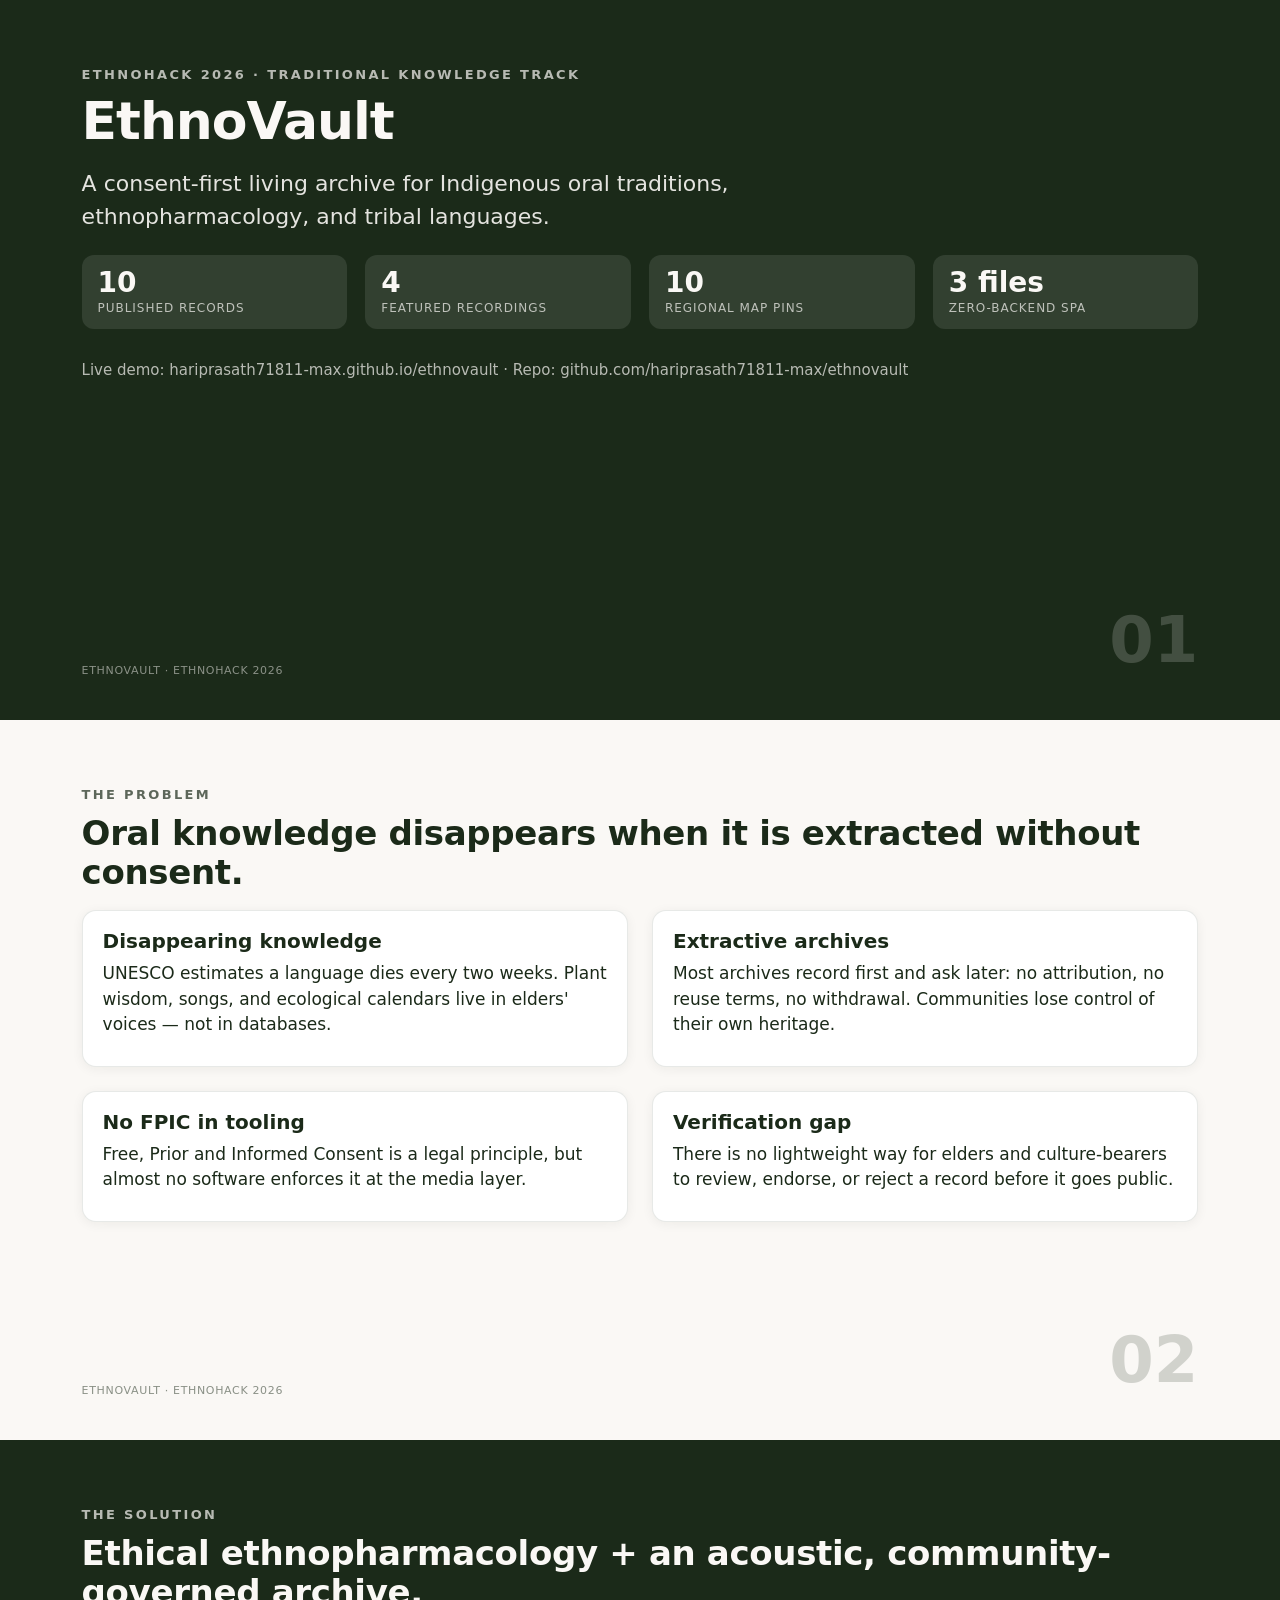
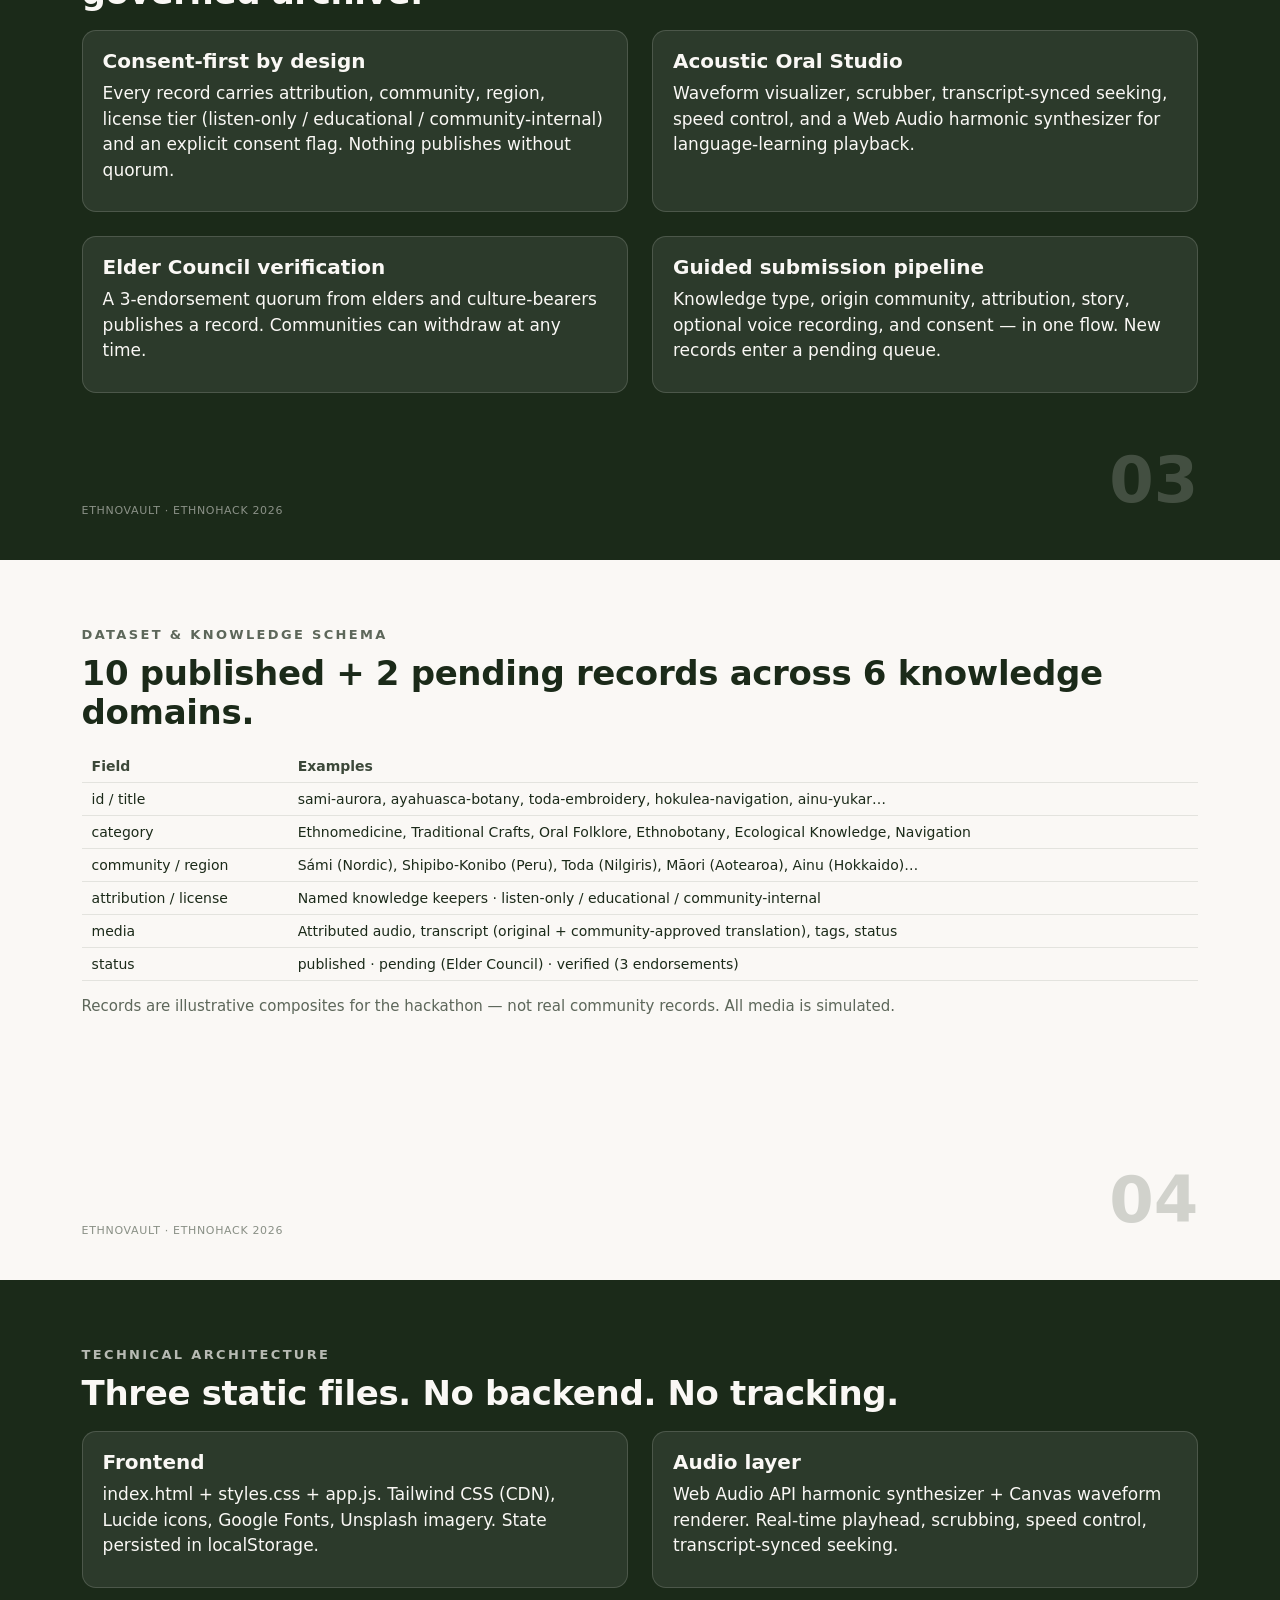
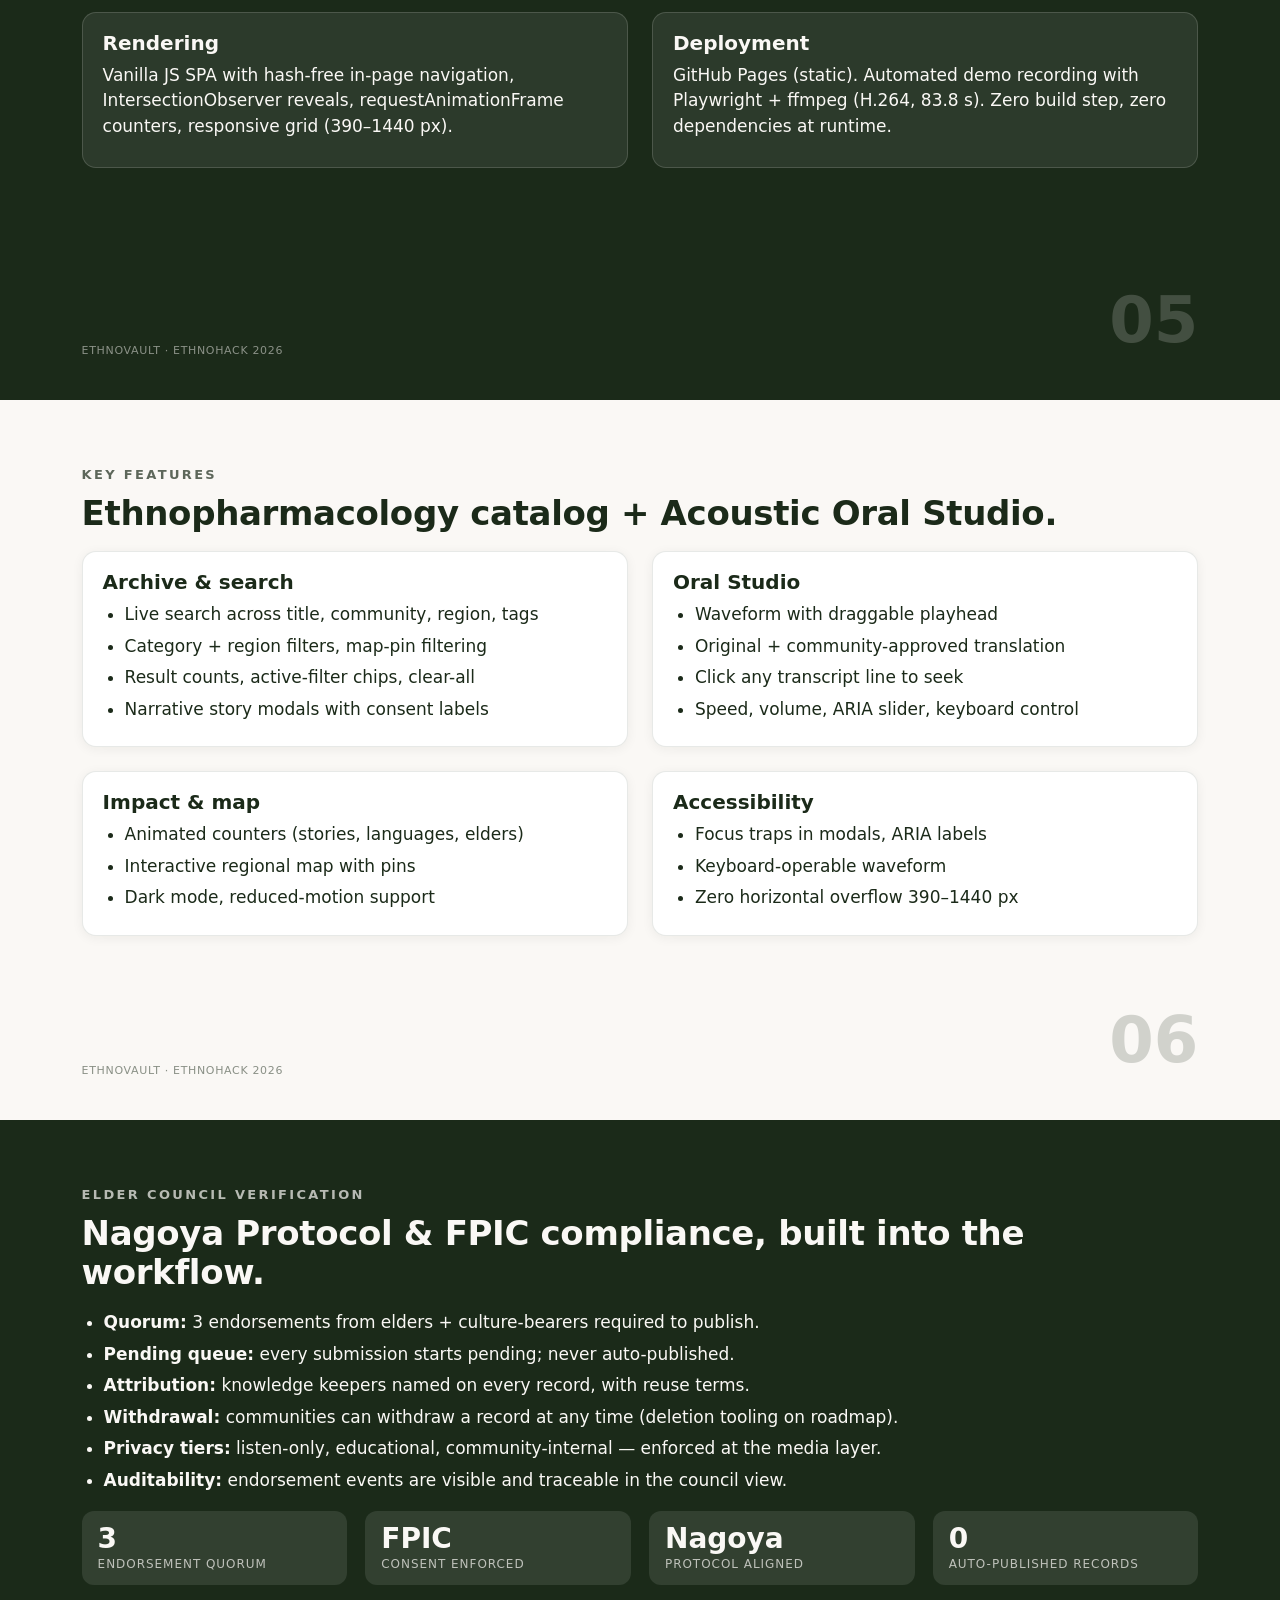
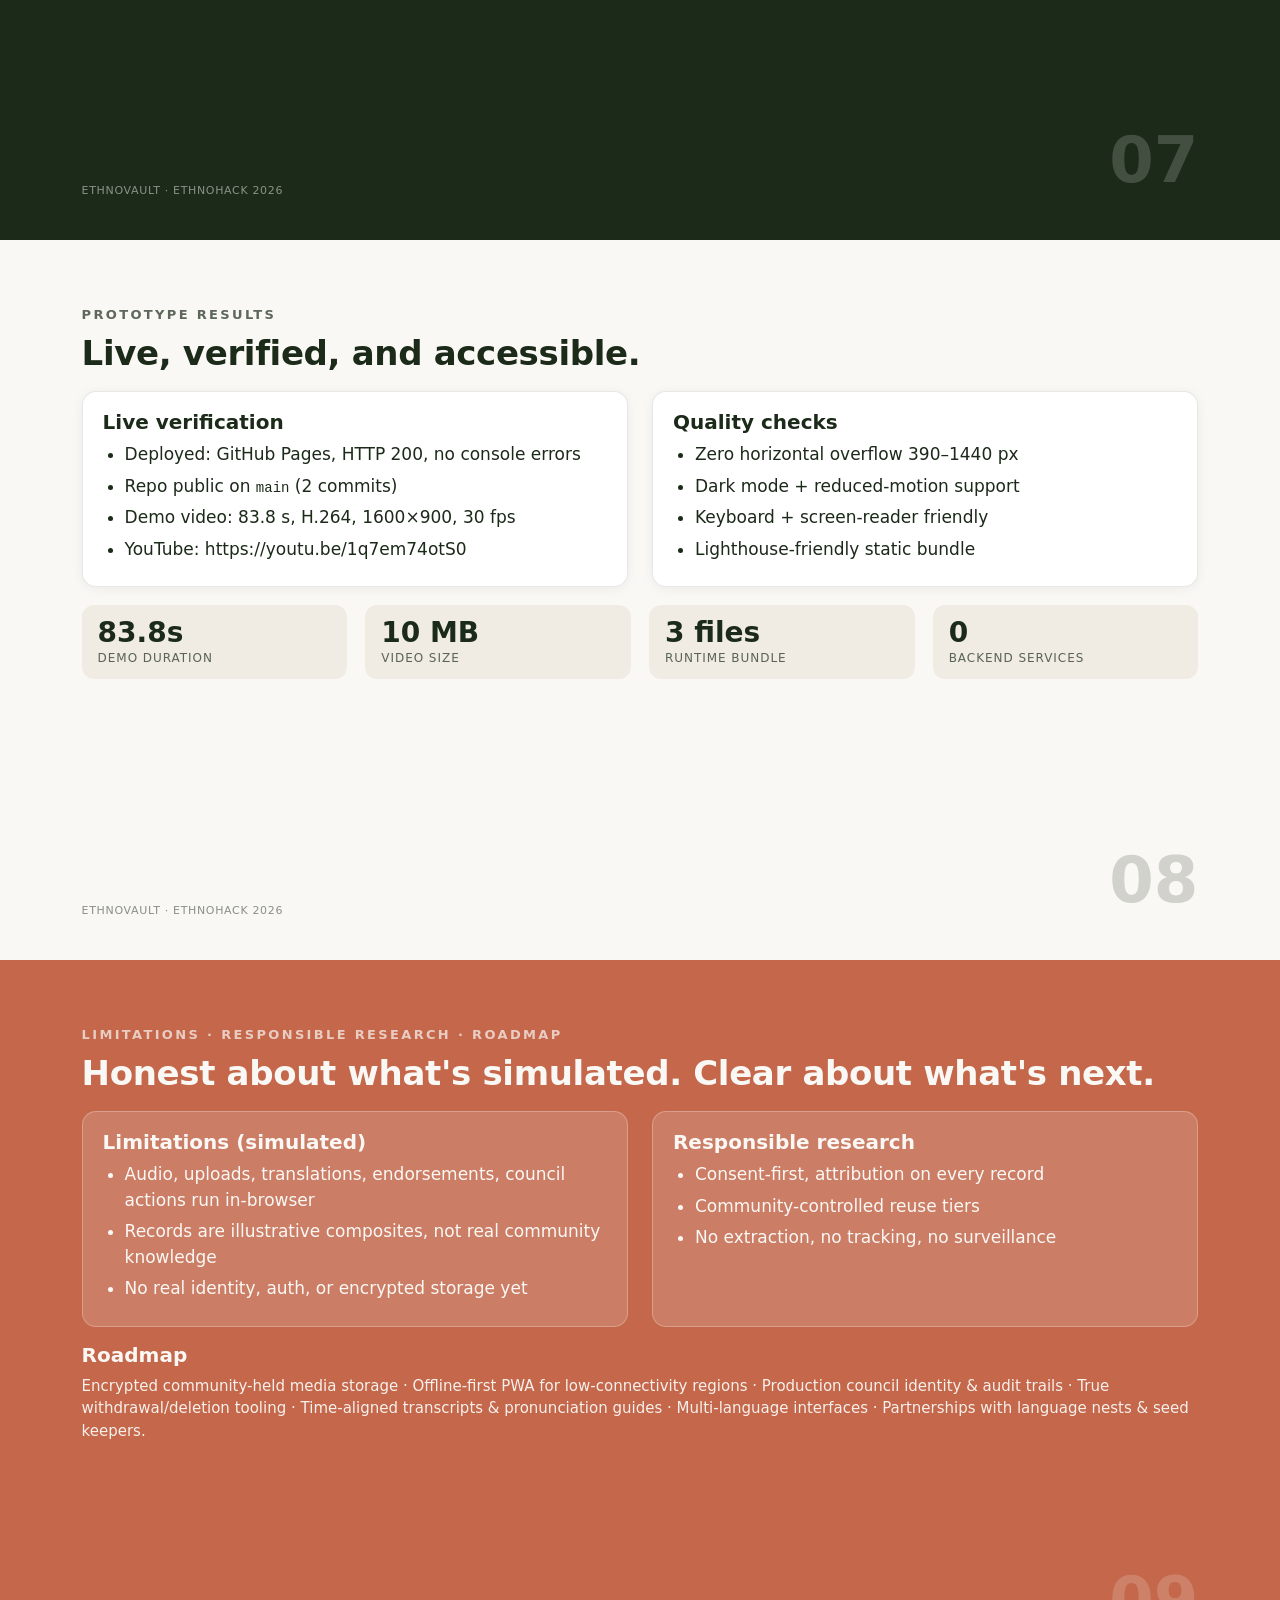
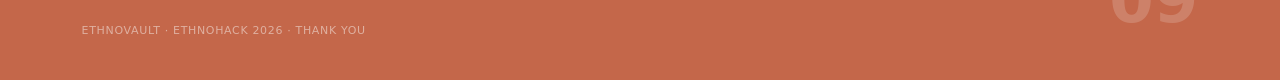
<file: EthnoVault_Presentation_Deck.html>
<!DOCTYPE html>
<html lang="en">
<head>
<meta charset="UTF-8">
<title>EthnoVault Presentation Deck</title>
<style>
  @page { size: 13.333in 7.5in; margin: 0; }
  * { box-sizing: border-box; }
  html, body { margin: 0; padding: 0; font-family: 'Inter', 'Segoe UI', system-ui, sans-serif; color: #1b2a19; background: #faf8f5; }
  .slide { width: 13.333in; height: 7.5in; padding: 0.7in 0.85in; page-break-after: always; position: relative; overflow: hidden; background: #faf8f5; }
  .slide:last-child { page-break-after: auto; }
  .slide.dark { background: #1b2a19; color: #faf8f5; }
  .slide.accent { background: #c4674a; color: #faf8f5; }
  .eyebrow { font-size: 13px; letter-spacing: 0.18em; text-transform: uppercase; font-weight: 600; opacity: 0.7; margin: 0 0 12px; }
  h1 { font-size: 52px; line-height: 1.05; margin: 0 0 18px; font-weight: 700; letter-spacing: -0.02em; }
  h2 { font-size: 34px; line-height: 1.15; margin: 0 0 18px; font-weight: 700; letter-spacing: -0.01em; }
  h3 { font-size: 20px; margin: 0 0 8px; font-weight: 600; }
  p, li { font-size: 17px; line-height: 1.5; margin: 0 0 10px; }
  ul { margin: 0; padding-left: 22px; }
  li { margin-bottom: 6px; }
  .title-row { display: flex; align-items: center; gap: 14px; }
  .logo { width: 52px; height: 52px; border-radius: 12px; background: #2d5a3d; display: grid; place-items: center; color: #faf8f5; font-size: 26px; font-weight: 700; }
  .tag { display: inline-block; padding: 6px 14px; border-radius: 999px; background: rgba(255,255,255,0.18); font-size: 13px; font-weight: 600; letter-spacing: 0.08em; text-transform: uppercase; }
  .slide.dark .tag { background: rgba(250,248,245,0.15); }
  .grid2 { display: grid; grid-template-columns: 1fr 1fr; gap: 24px; margin-top: 10px; }
  .card { background: rgba(255,255,255,0.08); border: 1px solid rgba(255,255,255,0.15); border-radius: 14px; padding: 18px 20px; }
  .slide:not(.dark):not(.accent) .card { background: #ffffff; border: 1px solid rgba(27,42,25,0.1); box-shadow: 0 2px 12px rgba(27,42,25,0.06); }
  .num { font-size: 64px; font-weight: 700; line-height: 1; opacity: 0.18; position: absolute; right: 0.85in; bottom: 0.5in; }
  .footer { position: absolute; bottom: 0.45in; left: 0.85in; font-size: 11px; opacity: 0.5; letter-spacing: 0.06em; text-transform: uppercase; }
  .kpis { display: flex; gap: 18px; margin-top: 22px; }
  .kpi { flex: 1; background: rgba(255,255,255,0.1); border-radius: 12px; padding: 14px 16px; }
  .slide:not(.dark):not(.accent) .kpi { background: #f0ece4; }
  .kpi .v { font-size: 28px; font-weight: 700; line-height: 1; }
  .kpi .l { font-size: 12px; opacity: 0.7; margin-top: 4px; text-transform: uppercase; letter-spacing: 0.08em; }
  .mono { font-family: 'Consolas', 'Courier New', monospace; font-size: 14px; }
  .check { color: #6fbf8a; }
  table { width: 100%; border-collapse: collapse; font-size: 14px; margin-top: 8px; }
  th, td { text-align: left; padding: 8px 10px; border-bottom: 1px solid rgba(255,255,255,0.15); }
  .slide:not(.dark):not(.accent) th, .slide:not(.dark):not(.accent) td { border-bottom: 1px solid rgba(27,42,25,0.1); }
  th { font-weight: 600; opacity: 0.85; }
</style>
</head>
<body>

<!-- Slide 1 -->
<section class="slide dark">
  <div class="eyebrow">EthnoHack 2026 · Traditional Knowledge Track</div>
  <h1>EthnoVault</h1>
  <p style="font-size:22px; max-width: 8.5in; opacity:0.9;">A consent-first living archive for Indigenous oral traditions, ethnopharmacology, and tribal languages.</p>
  <div class="kpis">
    <div class="kpi"><div class="v">10</div><div class="l">Published records</div></div>
    <div class="kpi"><div class="v">4</div><div class="l">Featured recordings</div></div>
    <div class="kpi"><div class="v">10</div><div class="l">Regional map pins</div></div>
    <div class="kpi"><div class="v">3 files</div><div class="l">Zero-backend SPA</div></div>
  </div>
  <div style="margin-top:32px; font-size:15px; opacity:0.7;">Live demo: hariprasath71811-max.github.io/ethnovault · Repo: github.com/hariprasath71811-max/ethnovault</div>
  <div class="num">01</div>
  <div class="footer">EthnoVault · EthnoHack 2026</div>
</section>

<!-- Slide 2 -->
<section class="slide">
  <div class="eyebrow">The Problem</div>
  <h2>Oral knowledge disappears when it is extracted without consent.</h2>
  <div class="grid2">
    <div class="card">
      <h3>Disappearing knowledge</h3>
      <p>UNESCO estimates a language dies every two weeks. Plant wisdom, songs, and ecological calendars live in elders' voices — not in databases.</p>
    </div>
    <div class="card">
      <h3>Extractive archives</h3>
      <p>Most archives record first and ask later: no attribution, no reuse terms, no withdrawal. Communities lose control of their own heritage.</p>
    </div>
    <div class="card">
      <h3>No FPIC in tooling</h3>
      <p>Free, Prior and Informed Consent is a legal principle, but almost no software enforces it at the media layer.</p>
    </div>
    <div class="card">
      <h3>Verification gap</h3>
      <p>There is no lightweight way for elders and culture-bearers to review, endorse, or reject a record before it goes public.</p>
    </div>
  </div>
  <div class="num">02</div>
  <div class="footer">EthnoVault · EthnoHack 2026</div>
</section>

<!-- Slide 3 -->
<section class="slide dark">
  <div class="eyebrow">The Solution</div>
  <h2>Ethical ethnopharmacology + an acoustic, community-governed archive.</h2>
  <div class="grid2">
    <div class="card">
      <h3>Consent-first by design</h3>
      <p>Every record carries attribution, community, region, license tier (listen-only / educational / community-internal) and an explicit consent flag. Nothing publishes without quorum.</p>
    </div>
    <div class="card">
      <h3>Acoustic Oral Studio</h3>
      <p>Waveform visualizer, scrubber, transcript-synced seeking, speed control, and a Web Audio harmonic synthesizer for language-learning playback.</p>
    </div>
    <div class="card">
      <h3>Elder Council verification</h3>
      <p>A 3-endorsement quorum from elders and culture-bearers publishes a record. Communities can withdraw at any time.</p>
    </div>
    <div class="card">
      <h3>Guided submission pipeline</h3>
      <p>Knowledge type, origin community, attribution, story, optional voice recording, and consent — in one flow. New records enter a pending queue.</p>
    </div>
  </div>
  <div class="num">03</div>
  <div class="footer">EthnoVault · EthnoHack 2026</div>
</section>

<!-- Slide 4 -->
<section class="slide">
  <div class="eyebrow">Dataset & Knowledge Schema</div>
  <h2>10 published + 2 pending records across 6 knowledge domains.</h2>
  <table>
    <tr><th>Field</th><th>Examples</th></tr>
    <tr><td>id / title</td><td>sami-aurora, ayahuasca-botany, toda-embroidery, hokulea-navigation, ainu-yukar…</td></tr>
    <tr><td>category</td><td>Ethnomedicine, Traditional Crafts, Oral Folklore, Ethnobotany, Ecological Knowledge, Navigation</td></tr>
    <tr><td>community / region</td><td>Sámi (Nordic), Shipibo-Konibo (Peru), Toda (Nilgiris), Māori (Aotearoa), Ainu (Hokkaido)…</td></tr>
    <tr><td>attribution / license</td><td>Named knowledge keepers · listen-only / educational / community-internal</td></tr>
    <tr><td>media</td><td>Attributed audio, transcript (original + community-approved translation), tags, status</td></tr>
    <tr><td>status</td><td>published · pending (Elder Council) · verified (3 endorsements)</td></tr>
  </table>
  <p style="margin-top:14px; font-size:15px; opacity:0.7;">Records are illustrative composites for the hackathon — not real community records. All media is simulated.</p>
  <div class="num">04</div>
  <div class="footer">EthnoVault · EthnoHack 2026</div>
</section>

<!-- Slide 5 -->
<section class="slide dark">
  <div class="eyebrow">Technical Architecture</div>
  <h2>Three static files. No backend. No tracking.</h2>
  <div class="grid2">
    <div class="card">
      <h3>Frontend</h3>
      <p>index.html + styles.css + app.js. Tailwind CSS (CDN), Lucide icons, Google Fonts, Unsplash imagery. State persisted in localStorage.</p>
    </div>
    <div class="card">
      <h3>Audio layer</h3>
      <p>Web Audio API harmonic synthesizer + Canvas waveform renderer. Real-time playhead, scrubbing, speed control, transcript-synced seeking.</p>
    </div>
    <div class="card">
      <h3>Rendering</h3>
      <p>Vanilla JS SPA with hash-free in-page navigation, IntersectionObserver reveals, requestAnimationFrame counters, responsive grid (390–1440 px).</p>
    </div>
    <div class="card">
      <h3>Deployment</h3>
      <p>GitHub Pages (static). Automated demo recording with Playwright + ffmpeg (H.264, 83.8 s). Zero build step, zero dependencies at runtime.</p>
    </div>
  </div>
  <div class="num">05</div>
  <div class="footer">EthnoVault · EthnoHack 2026</div>
</section>

<!-- Slide 6 -->
<section class="slide">
  <div class="eyebrow">Key Features</div>
  <h2>Ethnopharmacology catalog + Acoustic Oral Studio.</h2>
  <div class="grid2">
    <div class="card">
      <h3>Archive & search</h3>
      <ul>
        <li>Live search across title, community, region, tags</li>
        <li>Category + region filters, map-pin filtering</li>
        <li>Result counts, active-filter chips, clear-all</li>
        <li>Narrative story modals with consent labels</li>
      </ul>
    </div>
    <div class="card">
      <h3>Oral Studio</h3>
      <ul>
        <li>Waveform with draggable playhead</li>
        <li>Original + community-approved translation</li>
        <li>Click any transcript line to seek</li>
        <li>Speed, volume, ARIA slider, keyboard control</li>
      </ul>
    </div>
    <div class="card">
      <h3>Impact & map</h3>
      <ul>
        <li>Animated counters (stories, languages, elders)</li>
        <li>Interactive regional map with pins</li>
        <li>Dark mode, reduced-motion support</li>
      </ul>
    </div>
    <div class="card">
      <h3>Accessibility</h3>
      <ul>
        <li>Focus traps in modals, ARIA labels</li>
        <li>Keyboard-operable waveform</li>
        <li>Zero horizontal overflow 390–1440 px</li>
      </ul>
    </div>
  </div>
  <div class="num">06</div>
  <div class="footer">EthnoVault · EthnoHack 2026</div>
</section>

<!-- Slide 7 -->
<section class="slide dark">
  <div class="eyebrow">Elder Council Verification</div>
  <h2>Nagoya Protocol & FPIC compliance, built into the workflow.</h2>
  <ul>
    <li><strong>Quorum:</strong> 3 endorsements from elders + culture-bearers required to publish.</li>
    <li><strong>Pending queue:</strong> every submission starts pending; never auto-published.</li>
    <li><strong>Attribution:</strong> knowledge keepers named on every record, with reuse terms.</li>
    <li><strong>Withdrawal:</strong> communities can withdraw a record at any time (deletion tooling on roadmap).</li>
    <li><strong>Privacy tiers:</strong> listen-only, educational, community-internal — enforced at the media layer.</li>
    <li><strong>Auditability:</strong> endorsement events are visible and traceable in the council view.</li>
  </ul>
  <div class="kpis" style="margin-top:18px;">
    <div class="kpi"><div class="v">3</div><div class="l">Endorsement quorum</div></div>
    <div class="kpi"><div class="v">FPIC</div><div class="l">Consent enforced</div></div>
    <div class="kpi"><div class="v">Nagoya</div><div class="l">Protocol aligned</div></div>
    <div class="kpi"><div class="v">0</div><div class="l">Auto-published records</div></div>
  </div>
  <div class="num">07</div>
  <div class="footer">EthnoVault · EthnoHack 2026</div>
</section>

<!-- Slide 8 -->
<section class="slide">
  <div class="eyebrow">Prototype Results</div>
  <h2>Live, verified, and accessible.</h2>
  <div class="grid2">
    <div class="card">
      <h3>Live verification</h3>
      <ul>
        <li>Deployed: GitHub Pages, HTTP 200, no console errors</li>
        <li>Repo public on <span class="mono">main</span> (2 commits)</li>
        <li>Demo video: 83.8 s, H.264, 1600×900, 30 fps</li>
        <li>YouTube: https://youtu.be/1q7em74otS0</li>
      </ul>
    </div>
    <div class="card">
      <h3>Quality checks</h3>
      <ul>
        <li>Zero horizontal overflow 390–1440 px</li>
        <li>Dark mode + reduced-motion support</li>
        <li>Keyboard + screen-reader friendly</li>
        <li>Lighthouse-friendly static bundle</li>
      </ul>
    </div>
  </div>
  <div class="kpis" style="margin-top:18px;">
    <div class="kpi" style="background:#f0ece4;"><div class="v">83.8s</div><div class="l">Demo duration</div></div>
    <div class="kpi" style="background:#f0ece4;"><div class="v">10 MB</div><div class="l">Video size</div></div>
    <div class="kpi" style="background:#f0ece4;"><div class="v">3 files</div><div class="l">Runtime bundle</div></div>
    <div class="kpi" style="background:#f0ece4;"><div class="v">0</div><div class="l">Backend services</div></div>
  </div>
  <div class="num">08</div>
  <div class="footer">EthnoVault · EthnoHack 2026</div>
</section>

<!-- Slide 9 -->
<section class="slide accent">
  <div class="eyebrow">Limitations · Responsible Research · Roadmap</div>
  <h2>Honest about what's simulated. Clear about what's next.</h2>
  <div class="grid2">
    <div class="card" style="background:rgba(255,255,255,0.15); border-color:rgba(255,255,255,0.25);">
      <h3>Limitations (simulated)</h3>
      <ul>
        <li>Audio, uploads, translations, endorsements, council actions run in-browser</li>
        <li>Records are illustrative composites, not real community knowledge</li>
        <li>No real identity, auth, or encrypted storage yet</li>
      </ul>
    </div>
    <div class="card" style="background:rgba(255,255,255,0.15); border-color:rgba(255,255,255,0.25);">
      <h3>Responsible research</h3>
      <ul>
        <li>Consent-first, attribution on every record</li>
        <li>Community-controlled reuse tiers</li>
        <li>No extraction, no tracking, no surveillance</li>
      </ul>
    </div>
  </div>
  <h3 style="margin-top:16px;">Roadmap</h3>
  <p style="font-size:15px; opacity:0.95;">Encrypted community-held media storage · Offline-first PWA for low-connectivity regions · Production council identity & audit trails · True withdrawal/deletion tooling · Time-aligned transcripts & pronunciation guides · Multi-language interfaces · Partnerships with language nests & seed keepers.</p>
  <div class="num">09</div>
  <div class="footer">EthnoVault · EthnoHack 2026 · Thank you</div>
</section>

</body>
</html>
</file>
